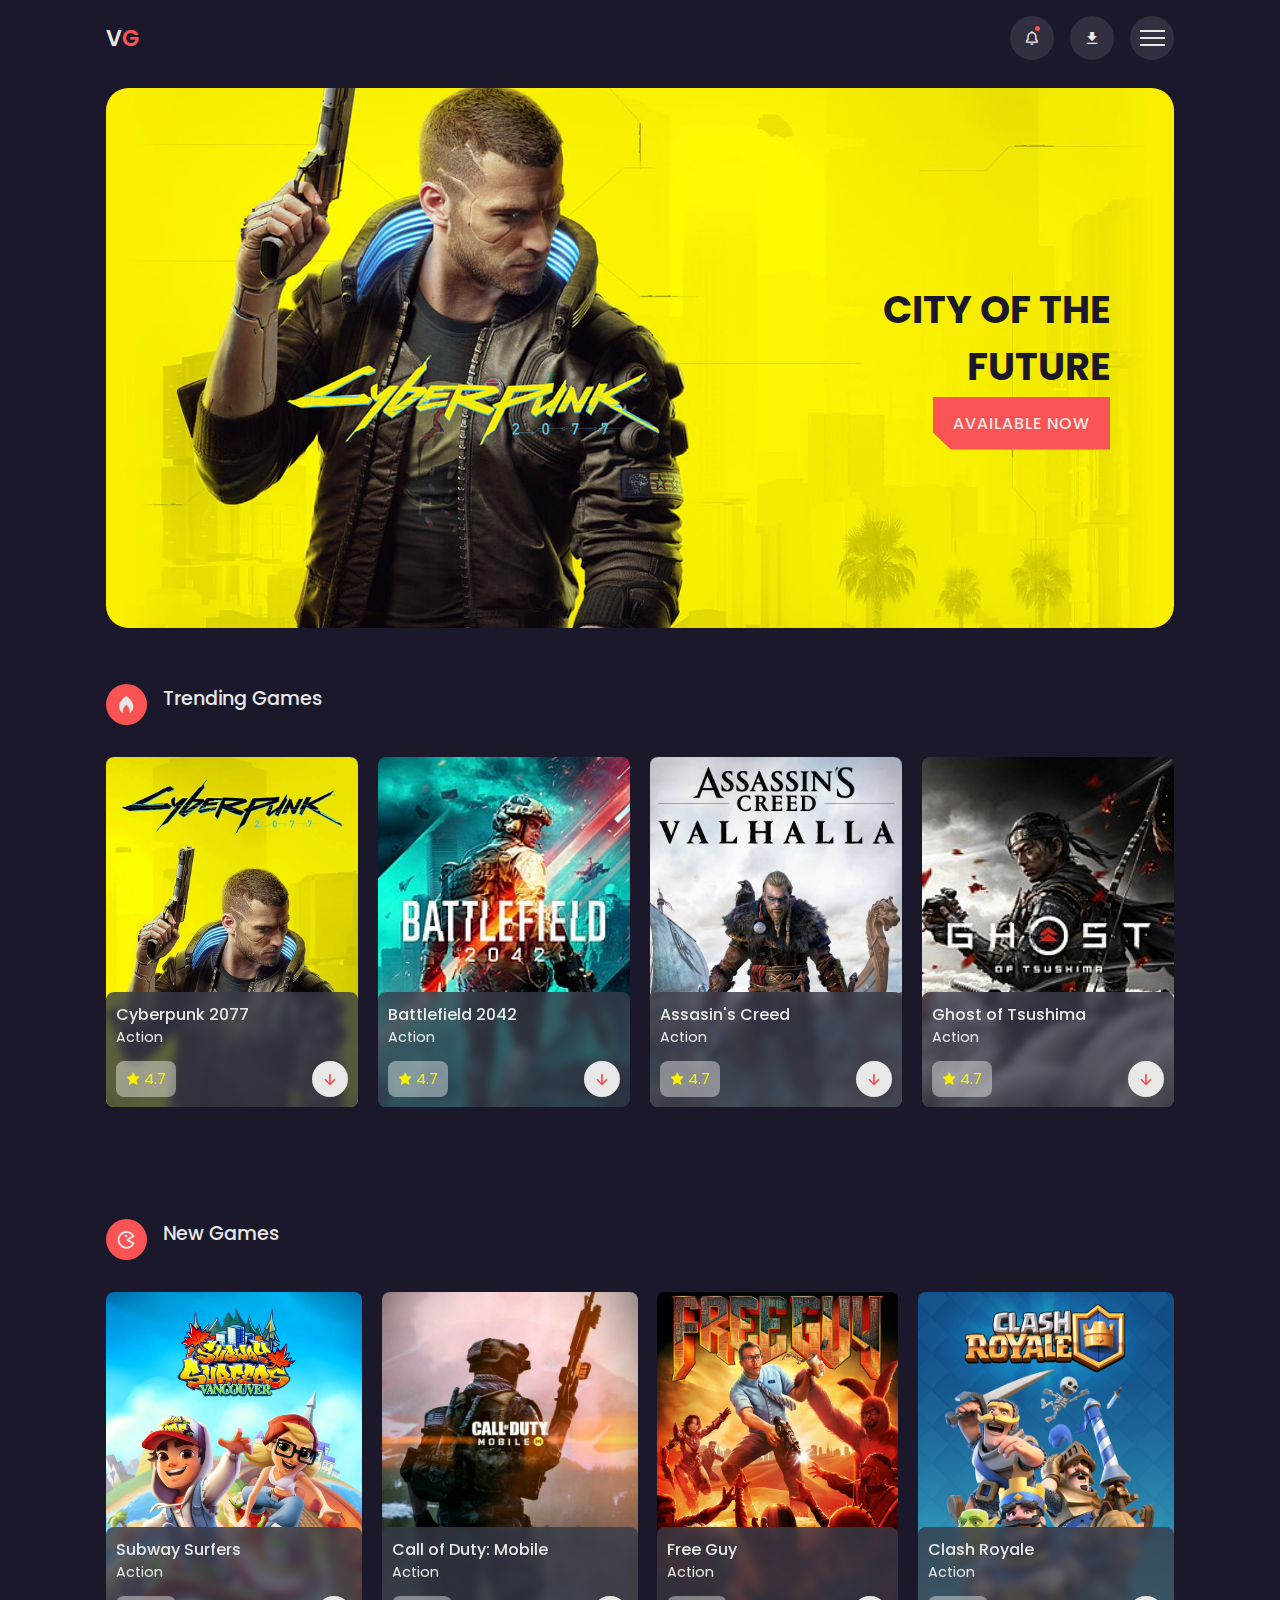
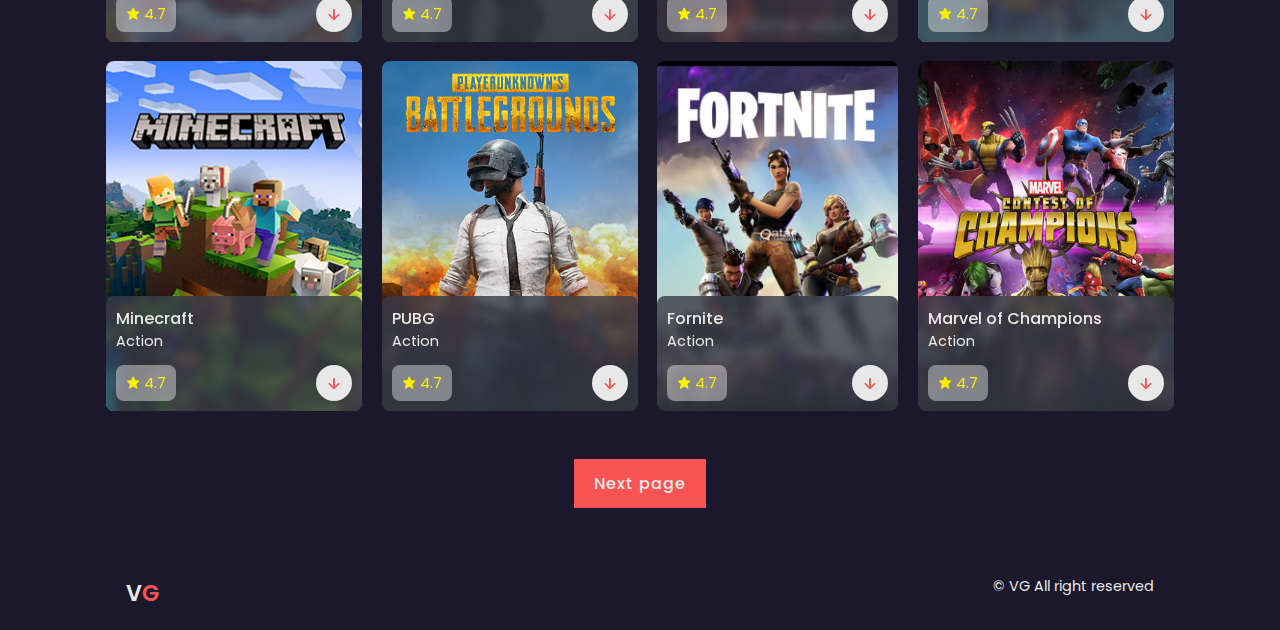
<file: ProyectoFinal/VideoJuegos/index.html>
<!DOCTYPE html>
<html lang="en">
  <head>
    <meta charset="UTF-8" />
    <meta http-equiv="X-UA-Compatible" content="IE=edge" />
    <meta name="viewport" content="width=device-width, initial-scale=1.0" />
    <title>UD4 Proyecto final - Información</title>
    <link rel="shortcut icon" href="img/fav.png" type="image/x-icon" />
    <link rel="stylesheet" href="css/style.css" />
    <link
      href="https://unpkg.com/boxicons@2.1.2/css/boxicons.min.css"
      rel="stylesheet"
    />
    <!-- Swiper css file link -->
    <link rel="stylesheet" href="css/swiper-bundle.min.css" />
  </head>
  <body>
      <!-- Custom scroll bar -->
      <div class="progress">
          <div class="progress-bar" id="scroll-bar"></div>
      </div>
    <!-- Header -->
    <header>
      <!-- Nav -->
      <div class="nav container">
        <!-- logo -->
        <a href="index.html" class="logo">V<span>G</span></a>
        <!-- Nav icons -->
        <div class="nav-icons">
          <i class="bx bx-bell bx-tada" id="bell-icon"><span></span></i>
          <i class="bx bxs-download"></i>
          <div class="menu-icon">
            <div class="line1"></div>
            <div class="line2"></div>
            <div class="line3"></div>
          </div>
        </div>
        <!-- MENU -->
        <div class="menu">
          <img src="img/menu.png" alt"">
          <div class="navbar">
            <li><a href="..\..\index.html">Home</a></li>
            <li><a href="#trending">Trending</a></li>
            <li><a href="#new">New</a></li>
            <li><a href="#action">Action</a></li>
            <li><a href="..\contactos\contactos.html">Contact us</a></li>
          </div>
        </div>
        <!-- notification -->
        <div class="notification">
          <div class="notification-box">
            <i class="bx bx-check-circle"></i>
            <p>Congratulation, Your game download successfully.</p>
          </div>
          <div class="notification-box box-color">
            <i class="bx bxs-x-circle"></i>
            <p>Could not apply changes.</p>
          </div>
        </div>
      </div>
    </header>
    <!-- Home section start -->
    <section class="home container" id="home">
      <img src="img/home.png" alt="" />
      <div class="home-text">
        <h1>
          CITY OF THE <br />
          FUTURE
        </h1>
        <a href="#" class="btn">Available Now</a>
      </div>
    </section>
    <!-- Home section end -->
    <!-- Trending section start -->
    <section class="trending container" id="trending">
      <div class="heading">
        <i class="bx bxs-flame"></i>
        <h2>Trending Games</h2>
      </div>
      <!-- Content -->
      <div class="trending-content swiper">
        <div class="swiper-wrapper">
          <div class="box">
            <img src="img/new5.png" alt="" />
            <div class="box-text">
              <h2>Minecraft</h2>
              <h3>Action</h3>
              <div class="rating-download">
                <div class="rating">
                  <i class="bx bxs-star"></i>
                  <span>4.7</span>
                </div>
                <a href="#" class="box-btn"
                  ><i class="bx bx-down-arrow-alt"></i
                ></a>
              </div>
            </div>
          </div>
          <!-- Slide 1 -->
          <div class="swiper-slide">
            <div class="box">
              <img src="img/trending1.webp" alt="" />
              <div class="box-text">
                <h2>Cyberpunk 2077</h2>
                <h3>Action</h3>
                <div class="rating-download">
                  <div class="rating">
                    <i class="bx bxs-star"></i>
                    <span>4.7</span>
                  </div>
                  <a href="#" class="box-btn"
                    ><i class="bx bx-down-arrow-alt"></i
                  ></a>
                </div>
              </div>
            </div>
          </div>
          <!-- Slide 2 -->
          <div class="swiper-slide">
            <div class="box">
              <img src="img/trending2.jpg" alt="" />
              <div class="box-text">
                <h2>Battlefield 2042</h2>
                <h3>Action</h3>
                <div class="rating-download">
                  <div class="rating">
                    <i class="bx bxs-star"></i>
                    <span>4.7</span>
                  </div>
                  <a href="#" class="box-btn"
                    ><i class="bx bx-down-arrow-alt"></i
                  ></a>
                </div>
              </div>
            </div>
          </div>
          <!-- Slide 3 -->
          <div class="swiper-slide">
            <div class="box">
              <img src="img/trending3.jpg" alt="" />
              <div class="box-text">
                <h2>Assasin's Creed</h2>
                <h3>Action</h3>
                <div class="rating-download">
                  <div class="rating">
                    <i class="bx bxs-star"></i>
                    <span>4.7</span>
                  </div>
                  <a href="#" class="box-btn"
                    ><i class="bx bx-down-arrow-alt"></i
                  ></a>
                </div>
              </div>
            </div>
          </div>
          <!-- Slide 4 -->
          <div class="swiper-slide">
            <div class="box">
              <img src="img/trending4.jpg" alt="" />
              <div class="box-text">
                <h2>Ghost of Tsushima</h2>
                <h3>Action</h3>
                <div class="rating-download">
                  <div class="rating">
                    <i class="bx bxs-star"></i>
                    <span>4.7</span>
                  </div>
                  <a href="#" class="box-btn"
                    ><i class="bx bx-down-arrow-alt"></i
                  ></a>
                </div>
              </div>
            </div>
          </div>
          <!-- Slide 5 -->
          <div class="swiper-slide">
            <div class="box">
              <img src="img/trending5.png" alt="" />
              <div class="box-text">
                <h2>GTA V</h2>
                <h3>Action</h3>
                <div class="rating-download">
                  <div class="rating">
                    <i class="bx bxs-star"></i>
                    <span>4.7</span>
                  </div>
                  <a href="#" class="box-btn"
                    ><i class="bx bx-down-arrow-alt"></i
                  ></a>
                </div>
              </div>
            </div>
          </div>
          <!-- Slide 6 -->
          <div class="swiper-slide">
            <div class="box">
              <img src="img/trending6.jpg" alt="" />
              <div class="box-text">
                <h2>Dying Light 2</h2>
                <h3>Action</h3>
                <div class="rating-download">
                  <div class="rating">
                    <i class="bx bxs-star"></i>
                    <span>4.7</span>
                  </div>
                  <a href="#" class="box-btn"
                    ><i class="bx bx-down-arrow-alt"></i
                  ></a>
                </div>
              </div>
            </div>
          </div>
          <!-- Slide 7 -->
          <div class="swiper-slide">
            <div class="box">
              <img src="img/trending7.png" alt="" />
              <div class="box-text">
                <h2>Halo Infinite</h2>
                <h3>Action</h3>
                <div class="rating-download">
                  <div class="rating">
                    <i class="bx bxs-star"></i>
                    <span>4.7</span>
                  </div>
                  <a href="#" class="box-btn"
                    ><i class="bx bx-down-arrow-alt"></i
                  ></a>
                </div>
              </div>
            </div>
          </div>
          <!-- Slide 8 -->
          <div class="swiper-slide">
            <div class="box">
              <img src="img/trending8.png" alt="" />
              <div class="box-text">
                <h2>Resident Evil Village</h2>
                <h3>Action</h3>
                <div class="rating-download">
                  <div class="rating">
                    <i class="bx bxs-star"></i>
                    <span>4.7</span>
                  </div>
                  <a href="#" class="box-btn"
                    ><i class="bx bx-down-arrow-alt"></i
                  ></a>
                </div>
              </div>
            </div>
          </div>
        </div>
      </div>
    </section>
    <!-- Trending section end -->
    <!-- New section start -->

    <section class="new container" id="new">
      <div class="heading">
        <i class="bx bx-game"></i>
        <h2>New Games</h2>
      </div>
      <!-- content -->
      <div class="new-content">
        <!-- box 1 -->
        <div class="box">
          <img src="img/new1.jpg" alt="" />
          <div class="box-text">
            <h2>Subway Surfers</h2>
            <h3>Action</h3>
            <div class="rating-download">
              <div class="rating">
                <i class="bx bxs-star"></i>
                <span>4.7</span>
              </div>
              <a href="download.html" class="box-btn"
                ><i class="bx bx-down-arrow-alt"></i
              ></a>
            </div>
          </div>
        </div>
        <!-- box 2 -->
        <div class="box">
          <img src="img/new2.jpg" alt="" />
          <div class="box-text">
            <h2>Call of Duty: Mobile</h2>
            <h3>Action</h3>
            <div class="rating-download">
              <div class="rating">
                <i class="bx bxs-star"></i>
                <span>4.7</span>
              </div>
              <a href="#" class="box-btn"
                ><i class="bx bx-down-arrow-alt"></i
              ></a>
            </div>
          </div>
        </div>
        <!-- box 3 -->
        <div class="box">
          <img src="img/new3.jpg" alt="" />
          <div class="box-text">
            <h2>Free Guy</h2>
            <h3>Action</h3>
            <div class="rating-download">
              <div class="rating">
                <i class="bx bxs-star"></i>
                <span>4.7</span>
              </div>
              <a href="#" class="box-btn"
                ><i class="bx bx-down-arrow-alt"></i
              ></a>
            </div>
          </div>
        </div>
        <!-- box 4 -->
        <div class="box">
          <img src="img/new4.jpg" alt="" />
          <div class="box-text">
            <h2>Clash Royale</h2>
            <h3>Action</h3>
            <div class="rating-download">
              <div class="rating">
                <i class="bx bxs-star"></i>
                <span>4.7</span>
              </div>
              <a href="#" class="box-btn"
                ><i class="bx bx-down-arrow-alt"></i
              ></a>
            </div>
          </div>
        </div>
        <!-- box 5 -->
        <div class="box">
          <img src="img/new5.png" alt="" />
          <div class="box-text">
            <h2>Minecraft</h2>
            <h3>Action</h3>
            <div class="rating-download">
              <div class="rating">
                <i class="bx bxs-star"></i>
                <span>4.7</span>
              </div>
              <a href="#" class="box-btn"
                ><i class="bx bx-down-arrow-alt"></i
              ></a>
            </div>
          </div>
        </div>
        <!-- box 6 -->
        <div class="box">
          <img src="img/new6.png" alt="" />
          <div class="box-text">
            <h2>PUBG</h2>
            <h3>Action</h3>
            <div class="rating-download">
              <div class="rating">
                <i class="bx bxs-star"></i>
                <span>4.7</span>
              </div>
              <a href="#" class="box-btn"
                ><i class="bx bx-down-arrow-alt"></i
              ></a>
            </div>
          </div>
        </div>
        <!-- box 7 -->
        <div class="box">
          <img src="img/new7.png" alt="" />
          <div class="box-text">
            <h2>Fornite</h2>
            <h3>Action</h3>
            <div class="rating-download">
              <div class="rating">
                <i class="bx bxs-star"></i>
                <span>4.7</span>
              </div>
              <a href="#" class="box-btn"
                ><i class="bx bx-down-arrow-alt"></i
              ></a>
            </div>
          </div>
        </div>
        <!-- box 8 -->
        <div class="box">
          <img src="img/new8.jpg" alt="" />
          <div class="box-text">
            <h2>Marvel of Champions</h2>
            <h3>Action</h3>
            <div class="rating-download">
              <div class="rating">
                <i class="bx bxs-star"></i>
                <span>4.7</span>
              </div>
              <a href="#" class="box-btn"
                ><i class="bx bx-down-arrow-alt"></i
              ></a>
            </div>
          </div>
        </div>
      </div>
      <div class="next-page">
        <a href="#">Next page</a>
      </div>
    </section>
    <!-- New section end -->
    <!-- Copyright -->
    <div class="copyright container">
      <a href="#" class="logo">V<span>G</span></a>
      <p>&#169; VG All right reserved</p>
    </div>
    <!-- link swiper file-->
    <script src="js/swiper-bundle.min.js"></script>
    <!-- Link to js-->
    <script src="js/main.js"></script>
  </body>
</html>
</file>
<file: ProyectoFinal/VideoJuegos/css/style.css>
@import url('https://fonts.googleapis.com/css2?family=Poppins:wght@400;500;600;700&display=swap');

* {
    font-family: 'Poppins', sans-serif;
    margin: 0;
    padding: 0;
    scroll-behavior: smooth;
    box-sizing: border-box;
    list-style: none;
    text-decoration: none;
    scroll-padding-top: 2rem;
}

:root {
    --main-color: #fa5353;
    /* second color choice */
    /* --main-color:#0d91ec ; */
    --dark-color: #1b182b;
    --light-color: #322f40;
    --text-color: hsl(0, 0%, 91%);
}

::selection {
    color: var(--text-color);
    background: var(--main-color);
}

section {
    padding: 4rem 0 3rem;
}

img {
    width: 100%;
}

body {
    color: var(--text-color);
    background: var(--dark-color);
}

.container {
    max-width: 1068px;
    margin: auto;
    width: 100%;
}

/* header*/
header {
    position: fixed;
    top: 0;
    left: 0;
    width: 100%;
    background: var(--dark-color);
    z-index: 100;
}

/* Nav */
.nav {
    display: flex;
    align-items: center;
    justify-content: center;
    padding: 16px 0;
}

/* Logo */
.logo {
    font-size: 1.4rem;
    font-weight: 600;
    color: var(--text-color);
    text-transform: uppercase;
    margin: 0 auto 0 0;
}

.logo span {
    color: var(--main-color);
}

/* Nav icons */
.nav-icons {
    display: flex;
    align-items: center;
    column-gap: 1rem;
}

.nav-icons .bx {
    font-size: 20ox;
    height: 44px;
    width: 44px;
    display: grid;
    place-items: center;
    color: var(--text-color);
    background: var(--light-color);
    border-radius: 50%;
    cursor: pointer;
}

#bell-icon {
    position: relative;
}

#bell-icon span {
    content: '';
    width: 5px;
    height: 5px;
    border-radius: 50%;
    background: var(--main-color);
    position: absolute;
    top: 10px;
    right: 14px;
}

/* Menu Icon */
.menu-icon {
    display: flex;
    flex-direction: column;
    align-items: center;
    justify-content: center;
    row-gap: 5px;
    height: 44px;
    width: 44px;
    border-radius: 50%;
    background: var(--light-color);
    cursor: pointer;
    z-index: 200;
    transition: 0.3s;
}

.menu-icon div {
    display: block;
    background: var(--text-color);
    height: 2px;
    width: 25px;
    transition: 0.3s;
}

.move .line1 {
    transform: rotate(-45deg) translate(-5px, -5px);
}

.move .line2 {
    opacity: 0;
}

.move .line3 {
    transform: rotate(45deg) translate(-5px, -5px);
}

/* menu */
.menu {
    position: fixed;
    left: 0;
    top: 0;
    width: 100%;
    height: 100vh;
    background: rgba(0, 0, 14, 0.9);
    z-index: 106;
    display: flex;
    align-items: center;
    justify-content: space-between;
    transition: 0.5s;
    clip-path: circle(0% at 100% 0%);
}

.menu.active {
    clip-path: circle(144% at 100% 0%);
}

.menu img {
    width: 700px;
}

.navbar {
    display: grid;
    row-gap: 1rem;
    text-align: right;
    padding-right: 2rem;
}

.navbar a {
    font-size: 1.6rem;
    color: var(--text-color);
    font-weight: 500;
    transition: 0.2s;
}

.navbar a:hover {
    border-bottom: 4px solid var(--main-color);
    font-size: 1.8rem;
}

/* notification */
.notification {
    position: absolute;
    top: 110%;
    right: 5rem;
    background: var(--light-color);
    width: 300px;
    height: 350px;
    border-radius: 0.5rem;
    padding: 10px;
    display: flex;
    flex-direction: column;
    row-gap: 1rem;
    clip-path: circle(0% at 100% 0%);
}

.notification.active {
    clip-path: circle(144% at 100% 0%);
    transition: 0.3s;
}

.notification-box {
    display: flex;
    align-items: baseline;
    column-gap: 1rem;
    border-radius: 0.5rem;
    background: var(--dark-color);
    padding: 10px;
}

.notification-box .bx {
    color: #faf102;
}

.box-color {
    background: hsl(0, 0%, 100%, 0.4);
}

.box-color .bx {
    color: var(--main-color);
}

/* home */
.home {
    position: relative;
    min-height: 540px;
    display: flex;
    align-items: center;
    justify-content: flex-end;
    margin-top: 5rem;
}

.home img {
    position: absolute;
    width: 100%;
    height: 100%;
    object-fit: cover;
    border-radius: 1.4rem;
    z-index: -1;
}

.home-text {
    padding-right: 4rem;
    text-align: right;
}

.home-text h1 {
    font-size: 2.4rem;
    text-transform: uppercase;
    color: var(--dark-color);
    margin-bottom: 1rem;
}

.btn {
    background: var(--main-color);
    padding: 15px 20px;
    color: var(--text-color);
    text-transform: uppercase;
    font-size: 1rem;
    letter-spacing: 1px;
    font-weight: 500;
    clip-path: polygon(0 0, 100% 0%, 100% 100%, 10% 100%, 0% 68%);
}

.btn:hover {
    background: var(--light-color);
    transition: 0.3s all linear;
}

/* heading */
.heading {
    display: flex;
    align-self: center;
    column-gap: 1rem;
    margin-bottom: 2rem;
}

.heading .bx {
    font-size: 21px;
    color: var(--text-color);
    background: var(--main-color);
    padding: 10px;
    border-radius: 5rem;
}

.heading h2 {
    font-size: 1.2rem;
    font-weight: 500;
}

.box {
    position: relative;
    width: 100%;
    height: 350px;
    border-radius: 0.5rem;
}

.box img {
    width: 100%;
    height: 100%;
    object-fit: cover;
    border-radius: 0.5rem;
}

.box .box-text {
    position: absolute;
    right: 0;
    left: 0;
    bottom: 0;
    padding: 10px;
    background: hsl(227, 14%, 25%, 0.8);
    backdrop-filter: blur(4px);
    border-radius: 0.5rem;
}

.box .box-text h2 {
    font-size: 1rem;
    font-weight: 500;
}

.box .box-text h3 {
    font-size: 0.9rem;
    font-weight: 400;
    margin-bottom: 0.8rem;
}

.rating-download {
    display: flex;
    justify-content: space-between;
}

.rating {
    display: flex;
    align-items: center;
    column-gap: 4px;
    background: hsl(0, 0%, 100%, 0.4);
    padding: 4px 10px;
    border-radius: 0.5rem;
}

.rating .bx {
    color: #faf102;
    font-size: 0.9rem;
}

.rating span {
    color: #faf102;
    font-size: 0.9rem;
}

.box-btn .bx {
    padding: 8px;
    background: var(--text-color);
    border-radius: 5rem;
    color: var(--main-color);
    font-weight: 400;
    font-size: 20px;
}

.box-btn .bx:hover {
    background: var(--dark-color);
}

/* new content */
.new-content {
    display: grid;
    grid-template-columns: repeat(auto-fit, minmax(240px, auto));
    gap: 1.2rem;
}

.next-page {
    display: flex;
    justify-content: center;
    align-items: center;
    margin-top: 3rem;
}

.next-page a {
    background: var(--main-color);
    padding: 12px 20px;
    color: var(--text-color);
    letter-spacing: 1px;
    font-weight: 500;
}

.next-page a:hover {
    background: var(--light-color);
    transition: 0.3s all linear;
}

.copyright {
    display: flex;
    justify-content: space-between;
    padding: 20px;
}

.copyright p {
    font-size: 0.9rem;
    color: var(--text-color);
}

/* Download page css */
.video-container video {
    width: 100%;
    aspect-ratio: 16/9;
}

.video-container {
    margin-top: 5rem;
}

.about {
    margin-top: 2rem;
}

.about h2 {
    display: inline-flex;
    font-size: 1.4rem;
    font-weight: 500;
    border-bottom: 4px solid var(--main-color);
}

.about p {
    font-size: 0.938rem;
    margin-top: 1rem;
    text-align: justify;
}

.screenshots h2 {
    display: inline-flex;
    font-size: 1.4rem;
    font-weight: 500;
    border-bottom: 4px solid var(--main-color);
    margin: 1.6rem 0;
}

.screenshots-content {
    display: grid;
    grid-template-columns: repeat(auto-fit, minmax(250px, auto));
    gap: 10px;
    justify-content: center;
    max-width: 800px;
    margin: auto;
    width: 100%;
}

.screenshots-content img {
    width: 100%;
    height: 440px;
    object-fit: cover;
}

.download {
    max-width: 800px;
    margin: auto;
    width: 100%;
    display: grid;
    justify-content: center;
    margin-top: 2rem;
}

.download h2 {
    text-align: center;
    font-size: 1.4rem;
    font-weight: 500;
    margin: 1.6rem 0;
}

.download-links {
    display: grid;
    grid-template-columns: repeat(3, 1fr);
    gap: 10px;
    margin-bottom: 2rem;
}

.download-links a {
    text-align: center;
    background: var(--main-color);
    padding: 12px 20px;
    color: var(--text-color);
    letter-spacing: 1px;
    font-weight: 500;
}

.download-links a:hover {
    background: var(--light-color);
    transition: 0.3s all linear;
}

/* Display block for deafult scroll bar */
html::-webkit-scrollbar {
    display: none;
}

/* Custom scroll bar */
.progress {
    position: fixed;
    top: 0;
    left: 0;
    width: 100%;
    height: 4px;
    z-index: 300;
}

.progress-bar {
    height: 4px;
    background: var(--main-color);
    width: 0%;
}

/* responsive */
@media (max-width: 1080px) {
    .container {
        margin: 0 auto;
        width: 90%;
    }

    .nav {
        padding: 10px 0;
    }

    .notification {
        right: 4rem;
    }

    .menu img {
        width: 500px;
    }

    section {
        padding: 3rem 0 2rem;
    }

    .home {
        margin-top: 4rem !important;
        min-height: 440px;
    }

    .home img {
        border-radius: 1rem;
    }

    .new-content {
        grid-template-columns: repeat(auto-fit, minmax(200px, auto));
    }

    .video-container {
        margin-top: 5rem !important;
    }
}

@media (max-width: 774px) {
    .notification {
        right: 1rem;
    }

    .menu img {
        width: 400px;
    }

    .home {
        min-height: 300px;
    }

    .home-text h1 {
        font-size: 2rem;
    }

    .btn {
        padding: 12px 17px;
    }

    .screenshots-content {
        grid-template-columns: repeat(auto-fit, minmax(250px, 300px));
    }
}

@media (max-width: 560px) {
    .menu img {
        display: none;
    }

    .menu {
        justify-content: flex-end;
    }

    .nav {
        padding: 8px 0;
    }

    .nav-icons .bx,
    .menu-icon {
        height: 40px;
        width: 40px;
    }

    .home {
        min-height: 240px;
    }

    .home-text {
        padding-right: 1rem;
    }

    p {
        font-size: 0.875rem;
    }

    .download-links {
        grid-template-columns: 1fr;
    }
}

/* small devices */
</file>
